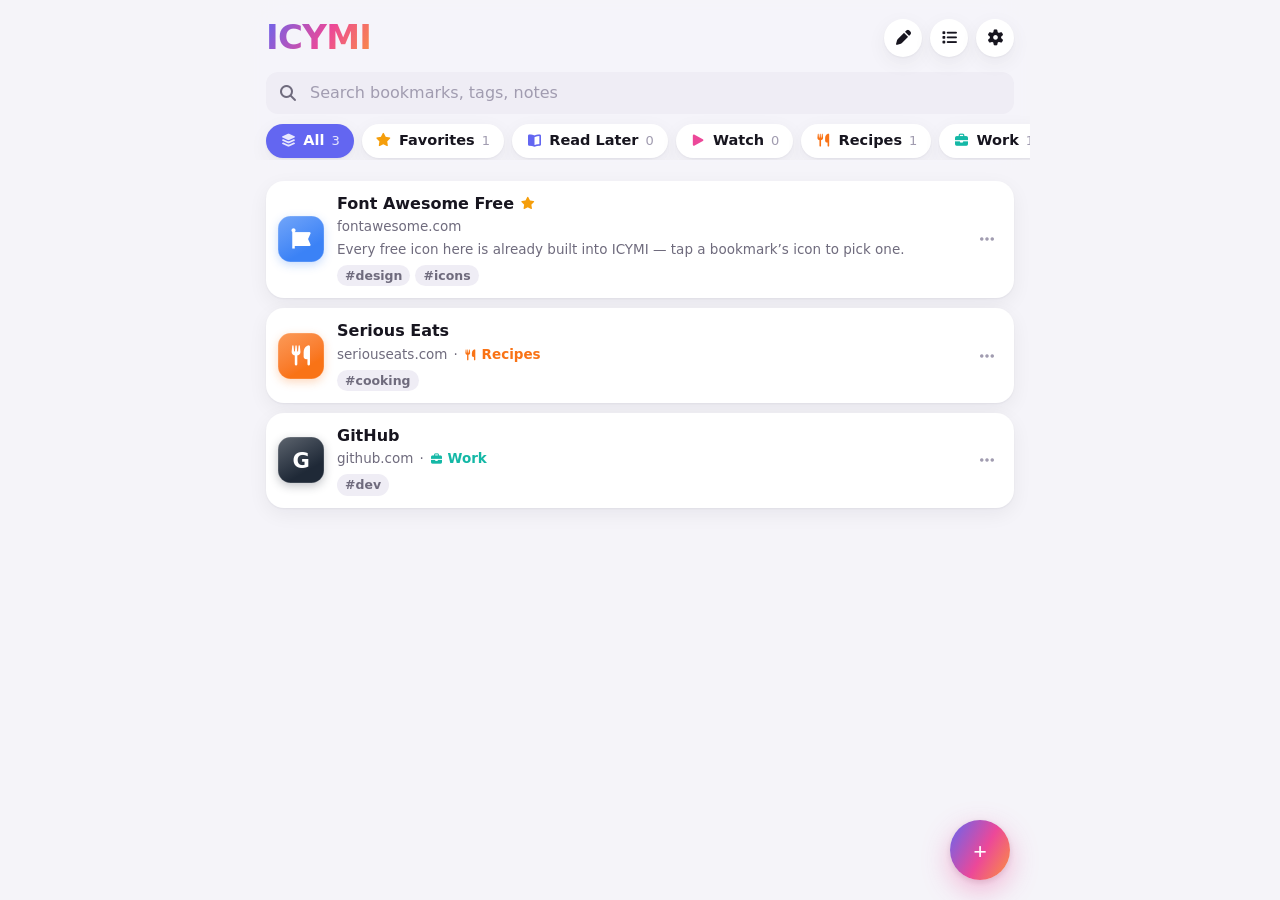
<file: index.html>
<!doctype html>
<html lang="en">
<head>
  <meta charset="utf-8">
  <meta name="viewport" content="width=device-width, initial-scale=1, maximum-scale=1, user-scalable=no, viewport-fit=cover">
  <title>ICYMI</title>
  <meta name="description" content="ICYMI — a beautiful, offline bookmark keeper.">
  <meta name="apple-mobile-web-app-capable" content="yes">
  <meta name="mobile-web-app-capable" content="yes">
  <meta name="apple-mobile-web-app-title" content="ICYMI">
  <meta name="apple-mobile-web-app-status-bar-style" content="default">
  <meta name="format-detection" content="telephone=no">
  <meta name="theme-color" content="#f5f4f9" media="(prefers-color-scheme: light)">
  <meta name="theme-color" content="#0e0d13" media="(prefers-color-scheme: dark)">
  <link rel="manifest" href="manifest.webmanifest">
  <link rel="apple-touch-icon" href="icons/apple-touch-icon.png">
  <link rel="icon" type="image/png" href="icons/favicon.png">
  <link rel="stylesheet" href="vendor/fontawesome/css/all.min.css">
  <link rel="stylesheet" href="styles.css">
</head>
<body>
  <div id="app">
    <header class="top" id="top">
      <div class="title-row">
        <h1 class="brand">ICYMI</h1>
        <div class="hbtns">
          <button class="hbtn" id="editBtn" aria-label="Edit mode"><i class="fa-solid fa-pen"></i></button>
          <button class="hbtn" id="viewBtn" aria-label="View options"><i class="fa-solid fa-sliders"></i></button>
          <button class="hbtn" id="setBtn" aria-label="Settings"><i class="fa-solid fa-gear"></i></button>
        </div>
      </div>
      <label class="search">
        <i class="fa-solid fa-magnifying-glass"></i>
        <input id="q" type="search" placeholder="Search bookmarks, tags, notes" autocomplete="off" autocorrect="off" autocapitalize="off" spellcheck="false" enterkeyhint="search">
        <button class="clear" id="qClear" aria-label="Clear search"><i class="fa-solid fa-circle-xmark"></i></button>
      </label>
      <nav class="chips scroll" id="chips"></nav>
      <div class="tagbar" id="tagbar"></div>
    </header>

    <div class="editbar" id="editbar">
      <span><i class="fa-solid fa-hand-pointer"></i> Tap to edit · hold &amp; drag to reorder</span>
      <button id="editDone">Done</button>
    </div>

    <main id="list" class="list"></main>
    <div id="empty" class="empty" hidden></div>
  </div>

  <button class="fab" id="addBtn" aria-label="Add bookmark"><i class="fa-solid fa-plus"></i></button>

  <div id="sheets" class="sheets"><div class="backdrop"></div></div>
  <div id="toasts" class="toasts"></div>

  <script src="vendor/Sortable.min.js"></script>
  <script src="icons.js"></script>
  <script src="app.js"></script>
</body>
</html>
</file>
<file: styles.css>
/* ICYMI — styles */
:root {
  --accent: #6366f1;
  --bg: #f5f4f9;
  --surface: #ffffff;
  --surface-2: #efedf5;
  --surface-3: #e4e1ee;
  --text: #17151f;
  --muted: #6f6b7d;
  --faint: #a19cb0;
  --line: rgba(23, 21, 31, .08);
  --shadow: 0 1px 2px rgba(20, 16, 40, .05), 0 6px 20px rgba(20, 16, 40, .06);
  --shadow-lg: 0 10px 40px rgba(20, 16, 40, .18);
  --glass: rgba(245, 244, 249, .78);
  --danger: #ef4444;
  --brand: linear-gradient(120deg, #6366f1 0%, #ec4899 55%, #fb923c 100%);
  --r: 18px;
  --st: env(safe-area-inset-top, 0px);
  --sb: env(safe-area-inset-bottom, 0px);
  --sl: env(safe-area-inset-left, 0px);
  --sr: env(safe-area-inset-right, 0px);
  color-scheme: light;
}
@media (prefers-color-scheme: dark) {
  :root:not([data-theme="light"]) {
    --bg: #0e0d13; --surface: #1a1822; --surface-2: #24212e; --surface-3: #2f2b3b;
    --text: #f3f1f8; --muted: #a29db2; --faint: #6c6779; --line: rgba(255, 255, 255, .08);
    --shadow: 0 1px 2px rgba(0, 0, 0, .3), 0 6px 20px rgba(0, 0, 0, .25);
    --shadow-lg: 0 10px 40px rgba(0, 0, 0, .5);
    --glass: rgba(14, 13, 19, .75);
    color-scheme: dark;
  }
}
:root[data-theme="dark"] {
  --bg: #0e0d13; --surface: #1a1822; --surface-2: #24212e; --surface-3: #2f2b3b;
  --text: #f3f1f8; --muted: #a29db2; --faint: #6c6779; --line: rgba(255, 255, 255, .08);
  --shadow: 0 1px 2px rgba(0, 0, 0, .3), 0 6px 20px rgba(0, 0, 0, .25);
  --shadow-lg: 0 10px 40px rgba(0, 0, 0, .5);
  --glass: rgba(14, 13, 19, .75);
  color-scheme: dark;
}

* { box-sizing: border-box; -webkit-tap-highlight-color: transparent; }
html { -webkit-text-size-adjust: 100%; text-size-adjust: 100%; touch-action: manipulation; }
html, body { margin: 0; background: var(--bg); color: var(--text); }
body {
  font: 16px/1.4 -apple-system, BlinkMacSystemFont, "SF Pro Text", "Segoe UI", Roboto, system-ui, sans-serif;
  min-height: 100vh; min-height: 100dvh;
  overscroll-behavior-y: none;
}
button { font: inherit; color: inherit; background: none; border: 0; padding: 0; cursor: pointer; }
/* 16px minimum on every editable control = iOS never auto-zooms on focus */
input, textarea, select { font: inherit; font-size: 16px !important; color: var(--text); }
input::placeholder, textarea::placeholder { color: var(--faint); }
[hidden] { display: none !important; }

#app { max-width: 780px; margin: 0 auto; padding: 0 calc(16px + var(--sr)) calc(110px + var(--sb)) calc(16px + var(--sl)); }

/* ---------- header ---------- */
.top {
  position: sticky; top: 0; z-index: 20;
  margin: 0 calc(-16px - var(--sr)) 0 calc(-16px - var(--sl));
  padding: calc(var(--st) + 10px) calc(16px + var(--sr)) 8px calc(16px + var(--sl));
  background: var(--glass);
  -webkit-backdrop-filter: saturate(180%) blur(20px); backdrop-filter: saturate(180%) blur(20px);
  border-bottom: .5px solid transparent; transition: border-color .2s;
}
.top.scrolled { border-bottom-color: var(--line); }
.title-row { display: flex; align-items: center; justify-content: space-between; margin: 4px 0 10px; }
.brand {
  margin: 0; font-size: 34px; font-weight: 800; letter-spacing: -.02em;
  background: var(--brand); -webkit-background-clip: text; background-clip: text; color: transparent;
}
.hbtns { display: flex; gap: 8px; }
.hbtn {
  width: 38px; height: 38px; border-radius: 50%; display: grid; place-items: center;
  background: var(--surface); color: var(--text); box-shadow: var(--shadow); font-size: 15px;
  transition: transform .15s, background .2s, color .2s;
}
.hbtn:active { transform: scale(.92); }
.hbtn.on { background: var(--accent); color: #fff; }

.search {
  display: flex; align-items: center; gap: 10px; height: 42px; padding: 0 12px;
  background: var(--surface-2); border-radius: 12px; color: var(--muted);
}
.search input { flex: 1; min-width: 0; border: 0; outline: 0; background: none; height: 100%; -webkit-appearance: none; appearance: none; }
.search input::-webkit-search-cancel-button { display: none; }
.search .clear { color: var(--faint); display: none; }
.search.has .clear { display: block; }

/* ---------- chips ---------- */
.chips { display: flex; gap: 8px; padding: 10px 0 2px; }
.chips.scroll { overflow-x: auto; scrollbar-width: none; margin: 0 calc(-16px - var(--sr)) 0 calc(-16px - var(--sl)); padding-left: calc(16px + var(--sl)); padding-right: calc(16px + var(--sr)); scroll-padding: 0 16px; }
.chips.scroll::-webkit-scrollbar { display: none; }
.chips.wrap { flex-wrap: wrap; padding-top: 0; }
.chip {
  --c: var(--accent);
  flex: none; display: inline-flex; align-items: center; gap: 7px; height: 34px; padding: 0 14px;
  border-radius: 999px; background: var(--surface); box-shadow: var(--shadow); color: var(--text);
  font-size: 14.5px; font-weight: 600; white-space: nowrap; transition: transform .15s, background .2s, color .2s;
}
.chip i { color: var(--c); font-size: 13px; }
.chip .n { color: var(--faint); font-weight: 500; font-size: 13px; }
.chip:active { transform: scale(.95); }
.chip.on { background: var(--c); color: #fff; }
.chip.on i, .chip.on .n { color: rgba(255, 255, 255, .85); }
.chip.ghost { background: transparent; box-shadow: inset 0 0 0 1.5px var(--line); color: var(--muted); }
.chip.ghost i { color: var(--muted); }

.tagbar { display: flex; flex-wrap: wrap; gap: 6px; }
.tagbar:not(:empty) { padding-top: 8px; }
.tagbar .tf {
  display: inline-flex; align-items: center; gap: 6px; height: 28px; padding: 0 10px; border-radius: 999px;
  background: color-mix(in srgb, var(--accent) 14%, transparent); color: var(--accent); font-size: 13.5px; font-weight: 600;
}

/* ---------- edit bar ---------- */
.editbar {
  display: none; align-items: center; justify-content: space-between; gap: 10px;
  margin: 10px 0 0; padding: 10px 12px 10px 14px; border-radius: 14px;
  background: color-mix(in srgb, var(--accent) 12%, var(--surface)); color: var(--accent); font-size: 13.5px; font-weight: 600;
}
.editbar button { background: var(--accent); color: #fff; height: 30px; padding: 0 14px; border-radius: 999px; font-weight: 700; font-size: 14px; }
body.editing .editbar { display: flex; }

/* ---------- icon tiles ---------- */
.tile {
  --c: #6366f1; --s: 46px;
  width: var(--s); height: var(--s); flex: none; border-radius: calc(var(--s) * .27);
  display: grid; place-items: center; overflow: hidden; color: #fff;
  font-size: calc(var(--s) * .44); font-weight: 700; line-height: 1;
  background: linear-gradient(150deg, color-mix(in srgb, var(--c) 72%, #fff) 0%, var(--c) 70%);
  box-shadow: inset 0 0 0 .5px rgba(255, 255, 255, .25), 0 3px 10px color-mix(in srgb, var(--c) 28%, transparent);
}
.tile.letter { font-size: calc(var(--s) * .46); letter-spacing: -.02em; }
.tile.favicon { background: var(--surface); box-shadow: inset 0 0 0 1px var(--line), 0 2px 8px rgba(0,0,0,.06); }
.tile.favicon img { width: 62%; height: 62%; object-fit: contain; border-radius: 4px; }
.tile.lg { --s: 64px; }
.tile.xl { --s: 88px; }
.tile.sm { --s: 32px; }

/* ---------- list view ---------- */
.list { display: flex; flex-direction: column; gap: 10px; padding-top: 12px; }
.item {
  display: flex; align-items: center; gap: 13px; padding: 12px 8px 12px 12px;
  background: var(--surface); border-radius: var(--r); box-shadow: var(--shadow);
  cursor: pointer; user-select: none; -webkit-user-select: none; -webkit-touch-callout: none;
  transition: transform .15s ease, box-shadow .2s;
}
.item:active { transform: scale(.985); }
.item .meta { flex: 1; min-width: 0; }
.item .t { font-weight: 650; font-size: 16px; white-space: nowrap; overflow: hidden; text-overflow: ellipsis; display: flex; align-items: center; gap: 6px; }
.item .t span { overflow: hidden; text-overflow: ellipsis; }
.item .t .star { color: #f59e0b; font-size: 12px; flex: none; }
.item .sub { color: var(--muted); font-size: 13.5px; display: flex; align-items: center; gap: 6px; margin-top: 2px; white-space: nowrap; overflow: hidden; }
.item .sub .dom { overflow: hidden; text-overflow: ellipsis; }
.cpill { --c: var(--accent); display: inline-flex; align-items: center; gap: 4px; color: var(--c); font-weight: 600; flex: none; }
.cpill i { font-size: 11px; }
.item .tags { display: flex; flex-wrap: wrap; gap: 5px; margin-top: 6px; }
.item .tags:empty { display: none; }
.tagpill { font-size: 12.5px; font-weight: 600; color: var(--muted); background: var(--surface-2); padding: 2px 8px; border-radius: 999px; }
.item .more { width: 38px; height: 38px; border-radius: 50%; display: grid; place-items: center; color: var(--faint); flex: none; }
.item .more:active { background: var(--surface-2); }
.item .note { color: var(--muted); font-size: 13.5px; margin-top: 4px; display: -webkit-box; -webkit-line-clamp: 2; -webkit-box-orient: vertical; overflow: hidden; white-space: normal; }

/* ---------- grid view ---------- */
.list.grid { display: grid; grid-template-columns: repeat(auto-fill, minmax(78px, 1fr)); gap: 20px 8px; padding-top: 18px; }
.gitem { display: flex; flex-direction: column; align-items: center; gap: 7px; cursor: pointer; user-select: none; -webkit-user-select: none; -webkit-touch-callout: none; position: relative; }
.gitem .tile { --s: 62px; transition: transform .15s; }
.gitem:active .tile { transform: scale(.92); }
.gitem .gt { font-size: 12.5px; font-weight: 550; text-align: center; max-width: 100%; white-space: nowrap; overflow: hidden; text-overflow: ellipsis; padding: 0 2px; }
.gitem .badge { position: absolute; top: -6px; left: calc(50% - 39px); width: 22px; height: 22px; border-radius: 50%; background: var(--surface-3); color: var(--text); font-size: 10px; display: none; place-items: center; box-shadow: var(--shadow); }
.gitem .gstar { position: absolute; top: -4px; right: calc(50% - 37px); color: #f59e0b; font-size: 13px; filter: drop-shadow(0 1px 2px rgba(0,0,0,.25)); }
body.editing .gitem .badge { display: grid; }
body.editing .gitem .tile { animation: jiggle .32s ease-in-out infinite alternate; }
body.editing .gitem:nth-child(2n) .tile { animation-delay: -.16s; }
body.editing .item { box-shadow: var(--shadow), inset 0 0 0 1.5px color-mix(in srgb, var(--accent) 35%, transparent); }
@keyframes jiggle { from { transform: rotate(-1.6deg); } to { transform: rotate(1.6deg); } }

/* Sortable states. Sortable moves the floating copy with `transform`, so the lift
   effect uses the separate `scale`/`rotate` properties and never overrides it. */
body.dragging, body.dragging * { cursor: grabbing !important; user-select: none; -webkit-user-select: none; }
body.dragging .item:active, body.dragging .gitem:active .tile { transform: none; }
body.dragging .gitem .tile { animation: none; }
.item.chosen, .gitem.chosen .tile { scale: .97; transition: scale .18s ease, transform .15s ease, box-shadow .2s; }
.ghost.item { background: color-mix(in srgb, var(--accent) 7%, transparent); box-shadow: inset 0 0 0 2px color-mix(in srgb, var(--accent) 30%, transparent); scale: 1; }
.ghost.item > * { opacity: 0; }
.ghost.gitem .tile { opacity: .25; box-shadow: none; scale: .9; }
.ghost.gitem .gt, .ghost.gitem .gstar, .ghost.gitem .badge { opacity: 0; }
.sortable-fallback { opacity: 1 !important; will-change: transform; z-index: 1000 !important; pointer-events: none; animation: lift .22s cubic-bezier(.25, 1, .5, 1) forwards; }
.sortable-fallback.item { box-shadow: 0 18px 44px rgba(20, 16, 40, .22), 0 4px 12px rgba(20, 16, 40, .12); }
.sortable-fallback .tile { box-shadow: 0 14px 30px rgba(20, 16, 40, .3); }
.sortable-fallback.gitem .badge { display: none !important; }
@keyframes lift { from { scale: 1; rotate: 0deg; } to { scale: 1.04; rotate: -1.2deg; } }

/* ---------- empty ---------- */
.empty { text-align: center; padding: 60px 24px; color: var(--muted); }
.empty .ico { width: 84px; height: 84px; margin: 0 auto 18px; border-radius: 26px; display: grid; place-items: center; font-size: 36px; color: #fff; background: var(--brand); box-shadow: 0 12px 30px rgba(236, 72, 153, .3); }
.empty h3 { color: var(--text); margin: 0 0 6px; font-size: 20px; }
.empty p { margin: 0 auto; max-width: 300px; }

/* ---------- FAB ---------- */
.fab {
  position: fixed; z-index: 30; right: calc(20px + var(--sr)); bottom: calc(20px + var(--sb));
  width: 60px; height: 60px; border-radius: 50%; color: #fff; font-size: 24px;
  background: var(--brand); box-shadow: 0 10px 28px rgba(236, 72, 153, .38), 0 2px 6px rgba(0,0,0,.12);
  transition: transform .18s;
}
@media (min-width: 812px) { .fab { right: calc(50% - 390px + 20px); } }
.fab:active { transform: scale(.9); }
body.banner .fab { bottom: calc(100px + var(--sb)); }
body.banner .toasts { bottom: calc(172px + var(--sb)); }

/* ---------- sheets ---------- */
.sheets { position: fixed; z-index: 100; inset: 0; pointer-events: none; }
.sheets .backdrop { position: absolute; inset: 0; background: rgba(8, 6, 18, .42); opacity: 0; transition: opacity .3s; }
.sheets.open { pointer-events: auto; }
.sheets.open .backdrop { opacity: 1; }
.sheet {
  position: absolute; left: 0; right: 0; bottom: var(--kb, 0px); margin: 0 auto; max-width: 640px;
  max-height: calc(100% - var(--st) - 14px - var(--kb, 0px));
  display: flex; flex-direction: column;
  background: var(--bg); border-radius: 22px 22px 0 0; box-shadow: var(--shadow-lg);
  transform: translateY(105%); transition: transform .38s cubic-bezier(.2, .9, .25, 1), filter .3s, scale .3s, bottom .25s, max-height .25s, height .25s;
}
.sheet.tall { height: calc(100% - var(--st) - 14px - var(--kb, 0px)); }
.sheet.in { transform: translateY(0); }
.sheet.behind { scale: .94; filter: brightness(.85); transform-origin: top center; }
.sheet .grab { width: 38px; height: 5px; border-radius: 3px; background: var(--surface-3); margin: 8px auto 0; flex: none; }
.sh-head { display: grid; grid-template-columns: 1fr auto 1fr; align-items: center; gap: 8px; padding: 6px 16px 10px; flex: none; touch-action: none; }
.sh-head h2 { margin: 0; font-size: 17px; font-weight: 700; text-align: center; white-space: nowrap; }
.sh-head > :first-child { justify-self: start; }
.sh-head > :last-child { justify-self: end; }
.txt { color: var(--accent); font-size: 16.5px; font-weight: 500; padding: 6px 2px; }
.txt.b { font-weight: 700; }
.txt:disabled { opacity: .4; }
.sh-body { overflow-y: auto; -webkit-overflow-scrolling: touch; overscroll-behavior: contain; padding: 4px 16px calc(24px + var(--sb)); flex: 1; }

.label { font-size: 13px; font-weight: 600; text-transform: uppercase; letter-spacing: .04em; color: var(--muted); margin: 20px 4px 8px; }
.group { background: var(--surface); border-radius: 14px; overflow: hidden; margin-top: 14px; }
.group > * + * { border-top: .5px solid var(--line); }
.field { display: block; padding: 10px 14px; }
.field > span { display: block; font-size: 12.5px; font-weight: 600; color: var(--muted); margin-bottom: 2px; }
.field input, .field textarea { width: 100%; border: 0; outline: 0; background: none; padding: 2px 0; resize: none; -webkit-appearance: none; appearance: none; }
.field .row { display: flex; align-items: center; gap: 8px; }
.ib { width: 34px; height: 34px; border-radius: 10px; display: grid; place-items: center; background: var(--surface-2); color: var(--accent); flex: none; }

.hero { display: flex; flex-direction: column; align-items: center; gap: 14px; padding: 6px 0 4px; }
.hero .tile { transition: transform .2s; }
.hero .tile:active { transform: scale(.94); }
.hero .hint { font-size: 12.5px; color: var(--muted); margin-top: -6px; }

.seg { display: flex; background: var(--surface-2); padding: 3px; border-radius: 11px; gap: 2px; width: 100%; max-width: 380px; }
.seg button { flex: 1; height: 32px; border-radius: 8px; font-size: 14px; font-weight: 600; color: var(--muted); transition: background .2s, color .2s; }
.seg button.on { background: var(--surface); color: var(--text); box-shadow: 0 1px 4px rgba(0, 0, 0, .1); }

.swatches { display: flex; flex-wrap: wrap; justify-content: center; gap: 10px; max-width: 380px; }
.swatches button { width: 30px; height: 30px; border-radius: 50%; background: var(--c); position: relative; transition: transform .15s; }
.swatches button.on::after { content: ""; position: absolute; inset: -4px; border-radius: 50%; border: 2.5px solid var(--c); }
.swatches button:active { transform: scale(.88); }

.tagbox { display: flex; flex-wrap: wrap; gap: 6px; align-items: center; padding: 10px 12px; background: var(--surface); border-radius: 14px; min-height: 50px; }
.tagbox input { flex: 1; min-width: 120px; border: 0; outline: 0; background: none; height: 30px; }
.tagbox .tg { display: inline-flex; align-items: center; gap: 6px; height: 30px; padding: 0 6px 0 11px; border-radius: 999px; background: color-mix(in srgb, var(--accent) 14%, transparent); color: var(--accent); font-weight: 600; font-size: 14px; }
.tagbox .tg button { width: 20px; height: 20px; border-radius: 50%; display: grid; place-items: center; font-size: 11px; color: inherit; opacity: .7; }
.sugg { display: flex; flex-wrap: wrap; gap: 6px; margin-top: 8px; }
.sugg button { height: 28px; padding: 0 10px; border-radius: 999px; background: var(--surface); box-shadow: inset 0 0 0 1px var(--line); color: var(--muted); font-size: 13.5px; font-weight: 600; }

.toggle { display: flex; align-items: center; justify-content: space-between; padding: 12px 14px; cursor: pointer; }
.toggle > span { display: flex; align-items: center; gap: 10px; font-weight: 500; }
.toggle input { position: absolute; opacity: 0; pointer-events: none; }
.toggle .sw { width: 51px; height: 31px; border-radius: 999px; background: var(--surface-3); position: relative; transition: background .2s; flex: none; }
.toggle .sw::after { content: ""; position: absolute; top: 2px; left: 2px; width: 27px; height: 27px; border-radius: 50%; background: #fff; box-shadow: 0 2px 6px rgba(0, 0, 0, .2); transition: transform .22s cubic-bezier(.3, .9, .3, 1.2); }
.toggle input:checked + .sw { background: #34c759; }
.toggle input:checked + .sw::after { transform: translateX(20px); }

.rowbtn { display: flex; align-items: center; gap: 12px; width: 100%; padding: 13px 14px; text-align: left; font-weight: 500; }
.rowbtn > i:first-child { width: 22px; text-align: center; color: var(--accent); }
.rowbtn .end { margin-left: auto; color: var(--faint); font-size: 14px; display: flex; align-items: center; gap: 8px; }
.rowbtn.danger, .rowbtn.danger > i:first-child { color: var(--danger); }
.rowbtn:active { background: var(--surface-2); }
.rowbtn .handle { color: var(--faint); padding: 6px; margin: -6px -4px -6px 0; touch-action: none; }
.rowbtn .tile { --s: 30px; }
.rowbtn .nm { flex: 1; min-width: 0; overflow: hidden; text-overflow: ellipsis; white-space: nowrap; }

.actions { display: grid; grid-template-columns: repeat(3, 1fr); gap: 10px; margin-top: 18px; }
.actions button { background: var(--surface); border-radius: 14px; padding: 12px 6px; display: flex; flex-direction: column; align-items: center; gap: 6px; font-size: 13px; font-weight: 600; color: var(--accent); }
.actions button i { font-size: 18px; }
.btn-danger { width: 100%; margin-top: 12px; height: 48px; border-radius: 14px; background: var(--surface); color: var(--danger); font-weight: 600; }
.btn-primary { width: 100%; height: 50px; border-radius: 14px; background: var(--accent); color: #fff; font-weight: 700; }
.btn-plain { width: 100%; height: 50px; border-radius: 14px; background: var(--surface); color: var(--text); font-weight: 600; }
.stack { display: flex; flex-direction: column; gap: 10px; margin-top: 16px; }
.msg { color: var(--muted); text-align: center; margin: 4px 8px 0; }
.foot { font-size: 12.5px; color: var(--faint); text-align: center; margin-top: 22px; line-height: 1.5; }
.foot a { color: inherit; }

/* icon picker */
.igrid { display: grid; grid-template-columns: repeat(auto-fill, minmax(56px, 1fr)); gap: 8px; margin-top: 12px; }
.igrid button { aspect-ratio: 1; border-radius: 14px; background: var(--surface); display: grid; place-items: center; font-size: 22px; color: var(--text); transition: transform .12s; }
.igrid button:active { transform: scale(.9); }
.igrid button.on { background: var(--c, var(--accent)); color: #fff; }
.ip-top { position: sticky; top: -4px; z-index: 2; background: var(--bg); padding-top: 4px; margin: 0 -16px; padding-left: 16px; padding-right: 16px; }
.ip-top .chips { padding-bottom: 8px; }
.ip-top .chip { height: 30px; font-size: 13.5px; padding: 0 12px; box-shadow: none; background: var(--surface); }
.ip-top .chip.on { background: var(--accent); }
.ip-count { font-size: 12.5px; color: var(--faint); margin: 10px 2px 0; }

/* toasts */
.toasts { position: fixed; z-index: 200; left: 0; right: 0; bottom: calc(92px + var(--sb)); display: flex; flex-direction: column; align-items: center; gap: 8px; pointer-events: none; padding: 0 16px; }
.toast {
  pointer-events: auto; display: flex; align-items: center; gap: 14px; max-width: 520px;
  padding: 12px 14px 12px 18px; border-radius: 16px; background: #1f1c29; color: #fff; box-shadow: var(--shadow-lg); font-size: 15px; font-weight: 500;
  animation: tin .35s cubic-bezier(.2, .9, .3, 1.2);
}
.toast button { color: #a5b4fc; font-weight: 700; }
.toast.out { opacity: 0; transform: translateY(10px); transition: .25s; }
@keyframes tin { from { opacity: 0; transform: translateY(16px) scale(.96); } }

/* install banner */
.install {
  position: fixed; z-index: 40; left: 12px; right: 12px; bottom: calc(12px + var(--sb)); max-width: 520px; margin: 0 auto;
  background: var(--surface); border-radius: 20px; box-shadow: var(--shadow-lg); padding: 14px 14px 14px 16px; display: flex; gap: 12px; align-items: center;
}
.install img { width: 46px; height: 46px; border-radius: 12px; flex: none; }
.install div { flex: 1; font-size: 14px; color: var(--muted); }
.install b { color: var(--text); display: block; font-size: 15px; }
.install .x { width: 30px; height: 30px; border-radius: 50%; background: var(--surface-2); color: var(--muted); flex: none; }

@media (prefers-reduced-motion: reduce) {
  *, *::before, *::after { animation: none !important; transition: none !important; }
}
</file>
